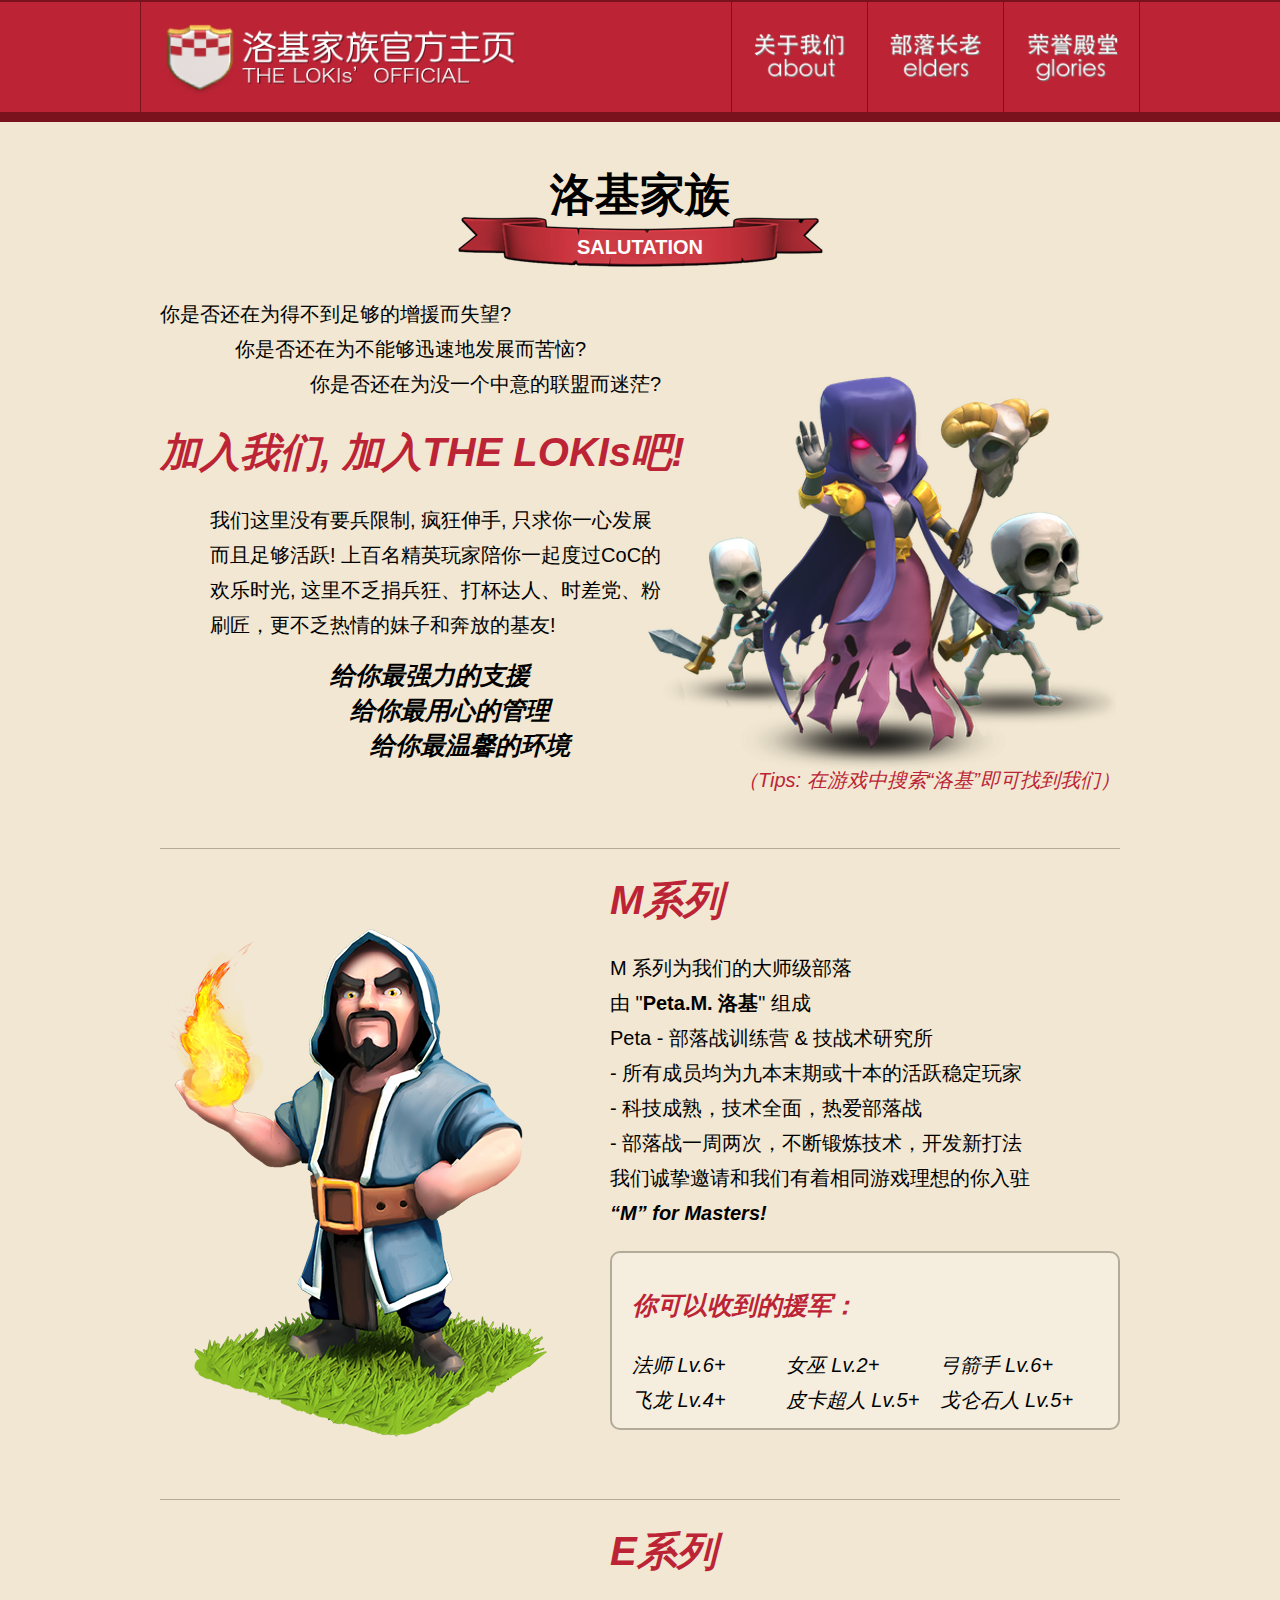
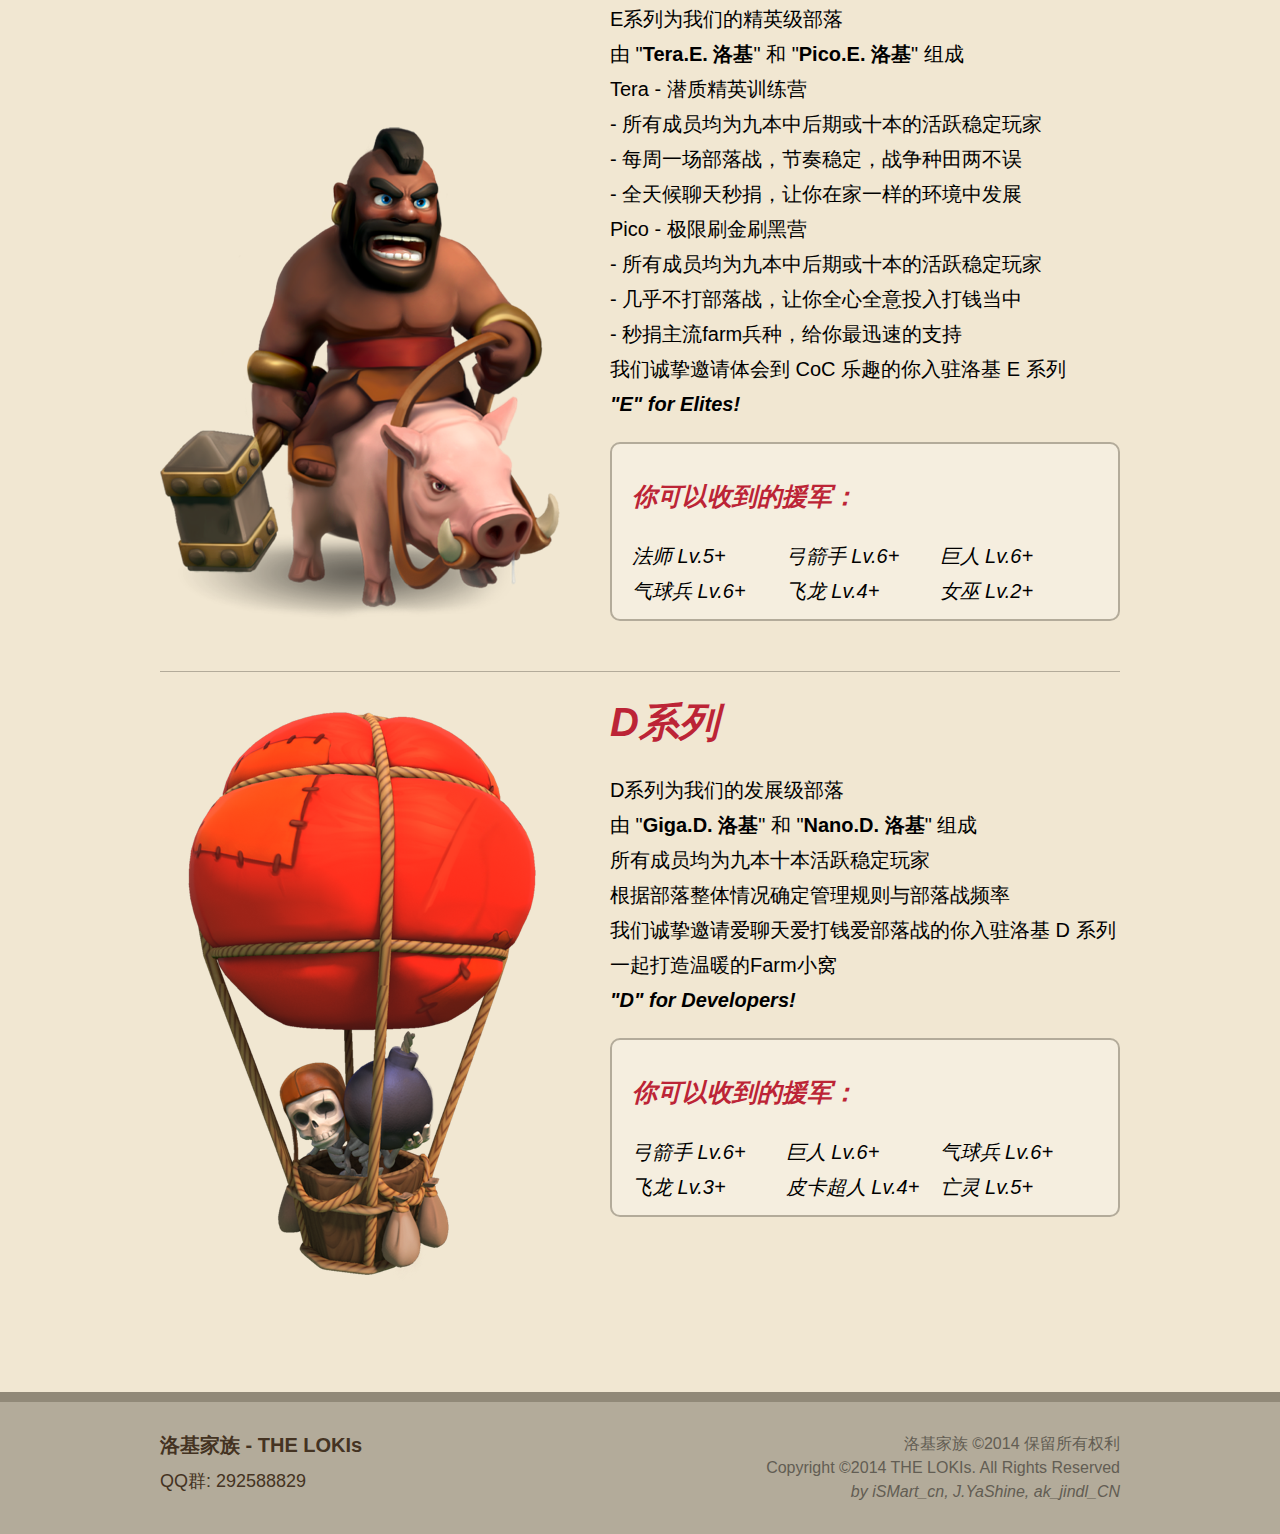
<file: index.html>
<!doctype html>
<html>
<head>
  <meta charset="UTF-8">
  <meta name="description" content="洛基家族官方主页，THE LOKIs' OFFICIAL">
  <meta name="keywords" content="CoC, Clash of Clans, 部落冲突, The Lokis, 洛基家族,">
  <meta name="author" content="iSMart_cn">
  <title>洛基家族官方主页 - THE LOKIs OFFICIAL</title>
  <link rel="Shortcut Icon" href="favicon.ico">
  <link rel="apple-touch-icon-precomposed" href="apple-touch-icon-precomposed.png">
  <link rel="stylesheet" href="style.css">
  <script src="jquery-3.1.0.min.js"></script>
  <style>
  .part1{
    background: url("images/witch.png") no-repeat right bottom;
    min-height: 450px;
  }
  .part2{
    background: url("images/wizard.png") no-repeat left bottom;
    border-top: 1px solid #b3ab9a;
    margin-top: 50px;
    padding-left: 450px;
    min-height: 600px;
  }
  .part3{
    background: url("images/hog_rider.png") no-repeat left bottom;
    border-top: 1px solid #b3ab9a;
    margin-top: 50px;
    padding-left: 450px;
    min-height: 550px;
  }
  .part4{
    background: url("images/balloon.png") no-repeat left bottom;
    border-top: 1px solid #b3ab9a;
    margin-top: 50px;
    padding-left: 450px;
    min-height: 620px;
  }
  </style>
</head>
<body>
  <header></header>
  <div class="main">
    <div class="container">
      <div class="contents">
        <article class="title">
          <section>洛基家族</section>
          <section class="subtitle">SALUTATION</section>
        </article>
        <article class="part1">
          <section class="intro">
            <span>你是否还在为得不到足够的增援而失望?</span><br>
            <span style="margin-left: 75px;">你是否还在为不能够迅速地发展而苦恼?</span><br>
            <span style="margin-left: 150px;">你是否还在为没一个中意的联盟而迷茫?</span>
          </section>
          <section class="brief">
            <h2>加入我们, 加入THE LOKIs吧!</h2>
            <div style="margin-left:50px;margin-right:450px;margin-bottom: 15px;">
              我们这里没有要兵限制, 疯狂伸手, 只求你一心发展而且足够活跃! 上百名精英玩家陪你一起度过CoC的欢乐时光, 这里不乏捐兵狂、打杯达人、时差党、粉刷匠，更不乏热情的妹子和奔放的基友!
            </div>
            <div style="font-weight:bold; font-size:25px; font-style:italic;">
              <span style="margin-left:170px">给你最强力的支援</span><br>
              <span style="margin-left:190px">给你最用心的管理</span><br>
              <span style="margin-left:210px">给你最温馨的环境</span>
            </div>
            <div class="tips" style="text-align:right;">（Tips: 在游戏中搜索“洛基”即可找到我们）</div>
          </section>
        </article>
        <article id="rankM" class="part2">
          <h2>M系列</h2>
          <section class="intro_clan">
            <p>
              M 系列为我们的大师级部落<br>
              由 "<strong>Peta.M. 洛基</strong>" 组成<br>
              Peta - 部落战训练营 & 技战术研究所<br>
                - 所有成员均为九本末期或十本的活跃稳定玩家<br>
                - 科技成熟，技术全面，热爱部落战<br>
                - 部落战一周两次，不断锻炼技术，开发新打法<br>
              我们诚挚邀请和我们有着相同游戏理想的你入驻<br>
              <span style="font-weight:bold; font-style:italic;">“M” for Masters!</span >
            </p>
            <section class="bubble">
              <h3>你可以收到的援军：</h3>
              <table width="100%">
                <tr>
                  <td width="33%">法师 Lv.6+</td>
                  <td width="33%">女巫 Lv.2+</td>
                  <td>弓箭手 Lv.6+</td>
                </tr>
                <tr>
                  <td>飞龙 Lv.4+</td>
                  <td>皮卡超人 Lv.5+</td>
                  <td>戈仑石人 Lv.5+</td>
                </tr>
              </table>
            </section>
          </section>
        </article>
        <article id="rankE" class="part3">
          <h2>E系列</h2>
          <section class="intro_clan">
            <p>
              E系列为我们的精英级部落<br>
              由 "<strong>Tera.E. 洛基</strong>" 和 "<strong>Pico.E. 洛基</strong>" 组成<br>
              Tera - 潜质精英训练营<br>
                - 所有成员均为九本中后期或十本的活跃稳定玩家<br>
                - 每周一场部落战，节奏稳定，战争种田两不误<br>
                - 全天候聊天秒捐，让你在家一样的环境中发展<br>
              Pico - 极限刷金刷黑营<br>
                - 所有成员均为九本中后期或十本的活跃稳定玩家<br>
                - 几乎不打部落战，让你全心全意投入打钱当中<br>
                - 秒捐主流farm兵种，给你最迅速的支持<br>
              我们诚挚邀请体会到 CoC 乐趣的你入驻洛基 E 系列<br>
              <span style="font-weight:bold; font-style:italic;">"E" for Elites!</span >
            </p>
            <section class="bubble">
              <h3>你可以收到的援军：</h3>
              <table width="100%">
                <tr>
                  <td width="33%">法师 Lv.5+</td>
                  <td width="33%">弓箭手 Lv.6+</td>
                  <td>巨人 Lv.6+</td>
                </tr>
                <tr>
                  <td>气球兵 Lv.6+</td>
                  <td>飞龙 Lv.4+</td>
                  <td>女巫 Lv.2+</td>
                </tr>
              </table>
            </section>
          </section>
        </article>
        <article id="rankD" class="part4">
          <h2>D系列</h2>
          <section class="intro_clan">
            <p>
              D系列为我们的发展级部落<br>
              由 "<strong>Giga.D. 洛基</strong>" 和 "<strong>Nano.D. 洛基</strong>" 组成<br>
              所有成员均为九本十本活跃稳定玩家<br>
              根据部落整体情况确定管理规则与部落战频率<br>
              我们诚挚邀请爱聊天爱打钱爱部落战的你入驻洛基 D 系列<br>
              一起打造温暖的Farm小窝<br>
              <span style="font-weight:bold; font-style:italic;">"D" for Developers!</span>
            </p>
            <section class="bubble">
              <h3>你可以收到的援军：</h3>
              <table width="100%">
                <tr>
                  <td width="33%">弓箭手 Lv.6+</td>
                  <td width="33%">巨人 Lv.6+</td>
                  <td>气球兵 Lv.6+</td>
                </tr>
                <tr>
                  <td>飞龙 Lv.3+</td>
                  <td>皮卡超人 Lv.4+</td>
                  <td>亡灵 Lv.5+</td>
                </tr>
              </table>
            </section>
          </section>
        </article>
      </div>
    </div>
  </div>
  <footer></footer>
  <script>
    $('header').load('header.html');
    $('footer').load('footer.html');
  </script>
</body>
</html>
</file>
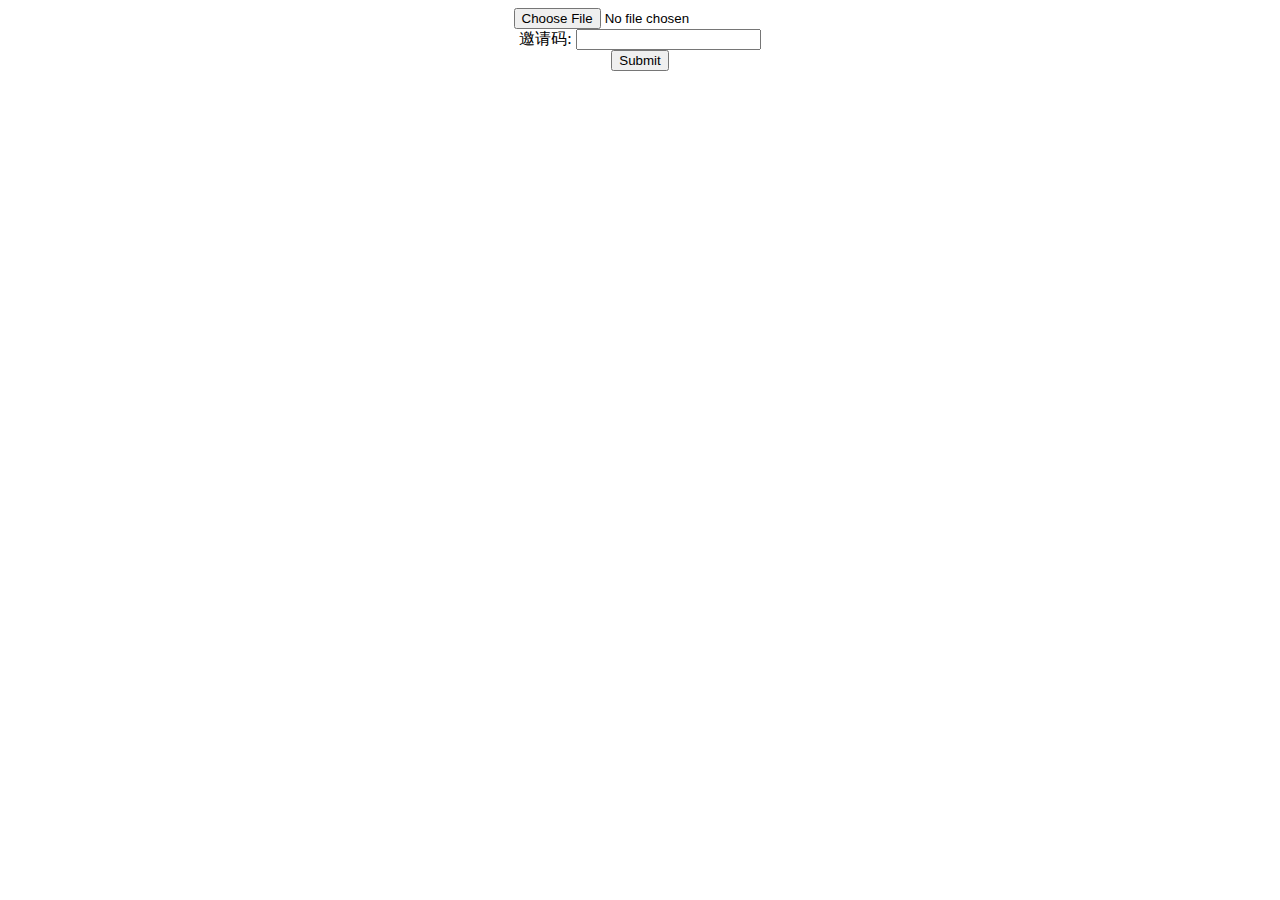
<file: clanwar/index.html>
<html>
<head>
	<meta charset="UTF-8">
	<title>Document</title>
	<style>
	.main {
		text-align: center;
	}
	</style>
</head>
<body>
	<div class="main">
		<form action="uploader.php" method="POST" enctype="multipart/form-data">
			<input id="file_to_upload" name="file_to_upload" type="file">
			<br>
			<label for="passcode">邀请码: </label>
			<input id="passcode" name="passcode" type="password">
			<br>
			<input type="submit">
		</form>
	</div>
</body>
</html>
</file>
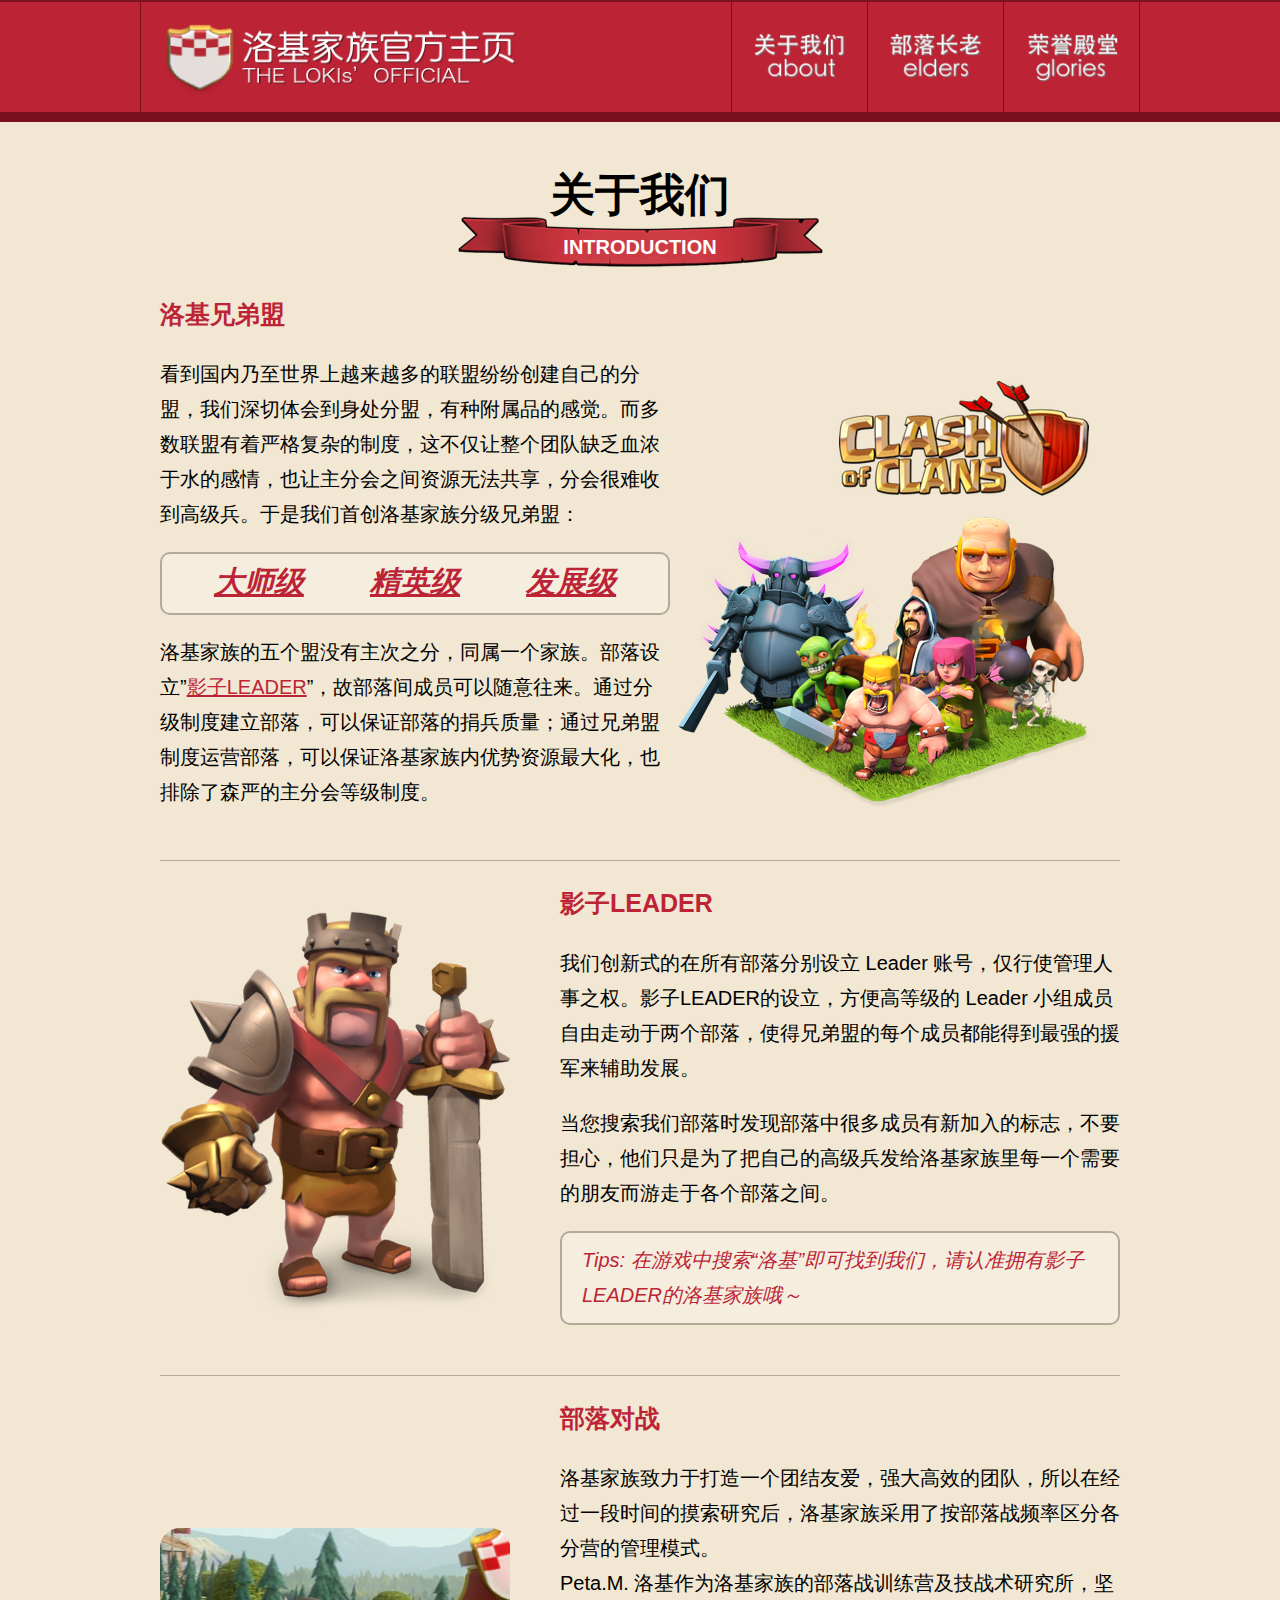
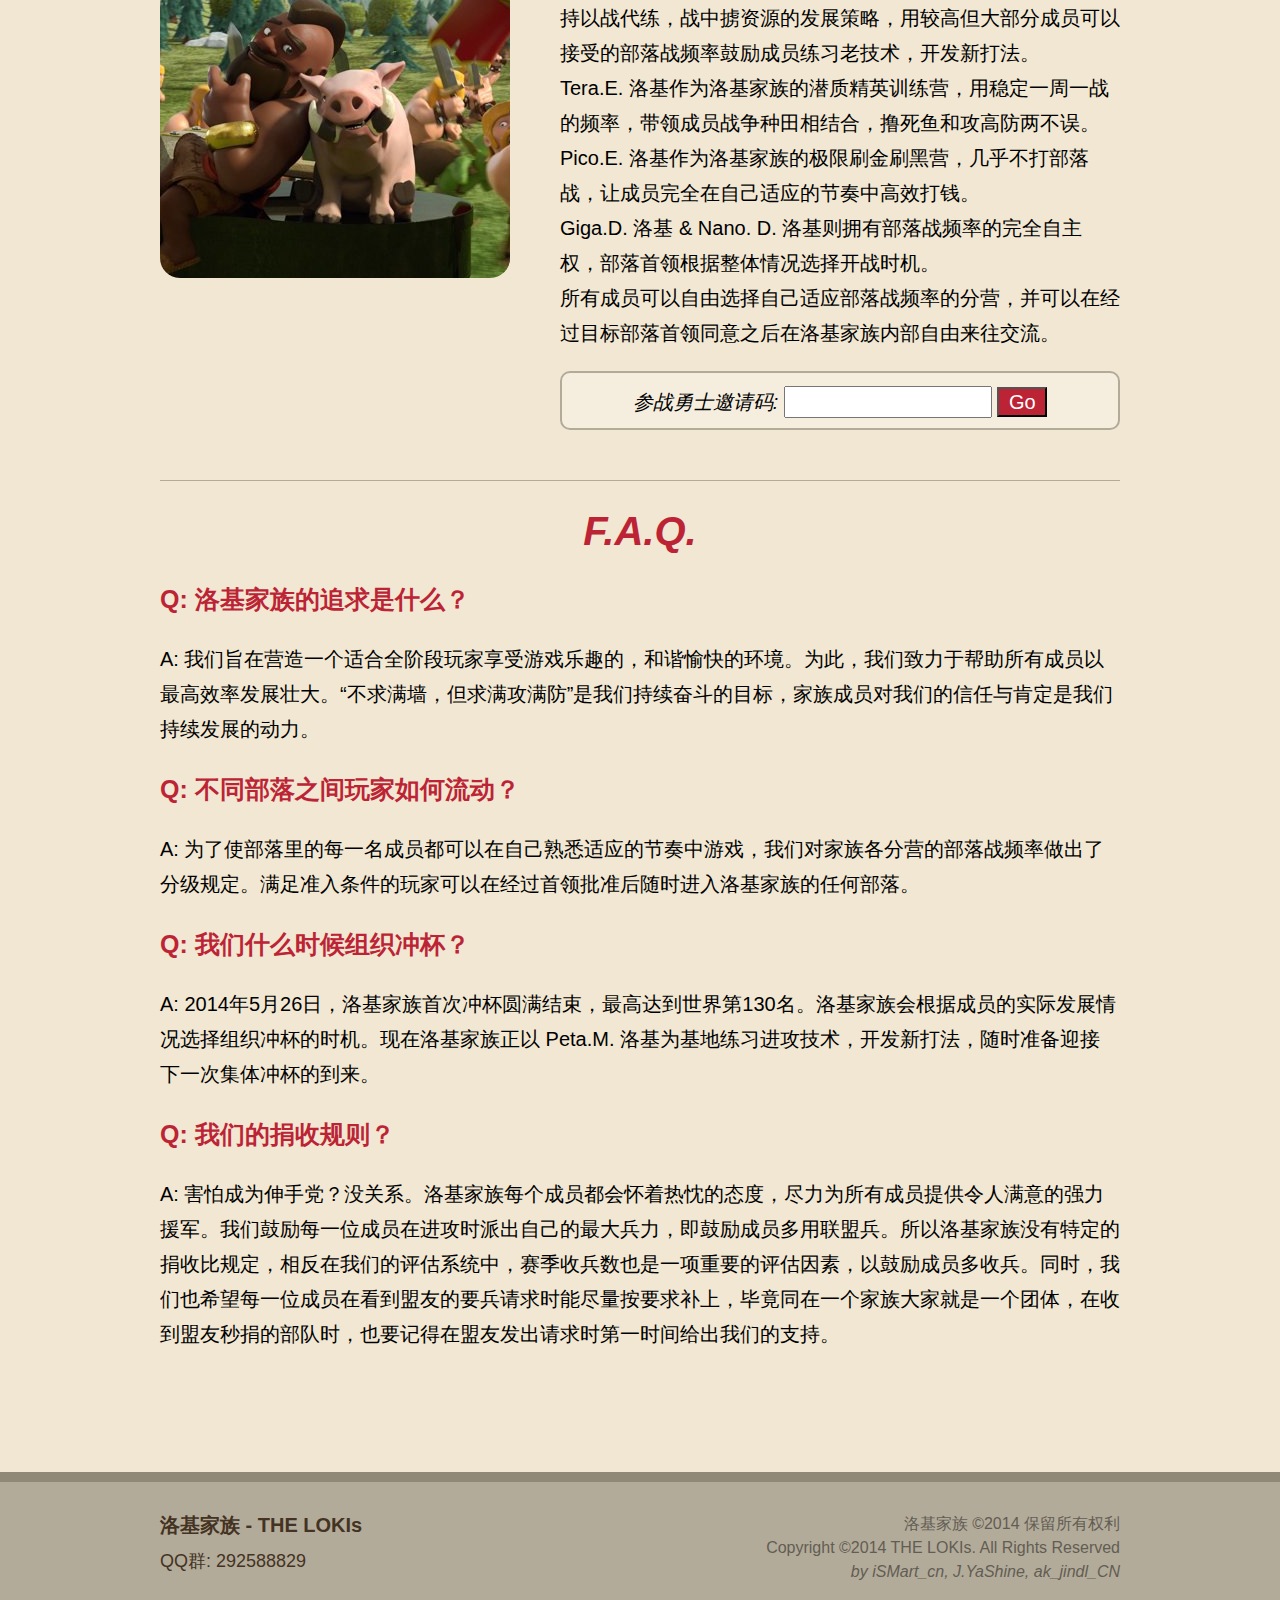
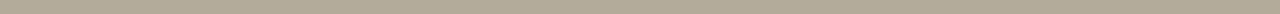
<file: about.html>
<!doctype html>
<html>
<head>
  <meta charset="UTF-8">
  <meta name="description" content="洛基家族官方主页，THE LOKIs' OFFICIAL">
  <meta name="keywords" content="COC, Clash of Clans, 部落冲突, The Lokis, 洛基家族,">
  <meta name="author" content="iSMart_cn">
  <title>洛基家族 - 关于我们</title>
  <link rel="Shortcut Icon" href="favicon.ico">
  <link rel="apple-touch-icon-precomposed" href="apple-touch-icon-precomposed.png">
  <link rel="stylesheet" href="style.css">
  <script src="jquery-3.1.0.min.js"></script>
  <style>
  .part1{
    background: url("images/family.png") no-repeat right bottom;
    padding-right: 450px;
    min-height: 450px;
  }
  .clanName{
    font-size: 30px;
    font-weight: bold;
  }
  .part2{
    background: url("images/king.png") no-repeat left bottom;
    border-top: 1px solid #b3ab9a;
    margin-top: 50px;
    padding-left: 400px;
    min-height: 450px;
  }
  .part3{
    background: url("images/attack.png") no-repeat left center;
    border-top: 1px solid #b3ab9a;
    margin-top: 50px;
    padding-left: 400px;
  }
  #passcode_form label,
  #passcode_form input{
    line-height: 26px;
    font-size: 20px;
    max-width: 200px;
    vertical-align: middle;
  }
  #passcode_form input[type=submit]{
    color: #FFF;
    font-size: 20px;
    line-height: 26px;
    background: #bc2436;
    -webkit-appearance:none;
    width: 50px;
    margin: 0;
    padding: 0;
  }
  .part4{
    border-top: 1px solid #b3ab9a;
    margin-top: 50px;
  }
  </style>
</head>
<body>
  <header></header>
  <div class="main">
    <div class="container">
      <div class="contents">
        <article class="title">
          <section>关于我们</section>
          <section class="subtitle">INTRODUCTION</section>
        </article>
        <article class="part1">
          <h3>洛基兄弟盟</h3>
          <p>
            看到国内乃至世界上越来越多的联盟纷纷创建自己的分盟，我们深切体会到身处分盟，有种附属品的感觉。而多数联盟有着严格复杂的制度，这不仅让整个团队缺乏血浓于水的感情，也让主分会之间资源无法共享，分会很难收到高级兵。于是我们首创洛基家族分级兄弟盟：
          </p>
          <div class="bubble">
            <table width="100%">
              <tr align="center">
                <td width="33%">
                  <span class="clanName"><a href="index.html#rankM">大师级</a></span>
                </td>
                <td>
                  <span class="clanName"><a href="index.html#rankE">精英级</a></span>
                </td>
                <td width="33%">
                  <span class="clanName"><a href="index.html#rankD">发展级</a></span>
                </td>
              </tr>
            </table>
          </div>
          <p>
            洛基家族的五个盟没有主次之分，同属一个家族。部落设立”<a href="#leader">影子LEADER</a>”，故部落间成员可以随意往来。通过分级制度建立部落，可以保证部落的捐兵质量；通过兄弟盟制度运营部落，可以保证洛基家族内优势资源最大化，也排除了森严的主分会等级制度。
          </p>
        </article>
        <article id="leader" class="part2">
          <h3>影子LEADER</h3>
          <p>我们创新式的在所有部落分别设立 Leader 账号，仅行使管理人事之权。影子LEADER的设立，方便高等级的 Leader 小组成员自由走动于两个部落，使得兄弟盟的每个成员都能得到最强的援军来辅助发展。</p>
          <p>当您搜索我们部落时发现部落中很多成员有新加入的标志，不要担心，他们只是为了把自己的高级兵发给洛基家族里每一个需要的朋友而游走于各个部落之间。</p>
          <section class="bubble tips">
            Tips: 在游戏中搜索“洛基”即可找到我们，请认准拥有影子LEADER的洛基家族哦～
          </section>
        </article>
        <article id="clanwar" class="part3">
          <h3>部落对战</h3>
          <p>洛基家族致力于打造一个团结友爱，强大高效的团队，所以在经过一段时间的摸索研究后，洛基家族采用了按部落战频率区分各分营的管理模式。<br>
Peta.M. 洛基作为洛基家族的部落战训练营及技战术研究所，坚持以战代练，战中掳资源的发展策略，用较高但大部分成员可以接受的部落战频率鼓励成员练习老技术，开发新打法。<br>
Tera.E. 洛基作为洛基家族的潜质精英训练营，用稳定一周一战的频率，带领成员战争种田相结合，撸死鱼和攻高防两不误。<br>
Pico.E. 洛基作为洛基家族的极限刷金刷黑营，几乎不打部落战，让成员完全在自己适应的节奏中高效打钱。<br>
Giga.D. 洛基 & Nano. D. 洛基则拥有部落战频率的完全自主权，部落首领根据整体情况选择开战时机。<br>
所有成员可以自由选择自己适应部落战频率的分营，并可以在经过目标部落首领同意之后在洛基家族内部自由来往交流。</p>
          <section class="bubble" style="text-align:center;">
            <form id="passcode_form" action="clanwar.html" method="post">
            <label for="passcode">参战勇士邀请码: </label>
            <input id="passcode" name="passcode" type="password">
            <input type="submit" value="Go">
            </form>
          </section>
        </article>
        <article class="part4">
          <h2 style="text-align:center;">F.A.Q.</h2>
          <section>
            <h3>Q: 洛基家族的追求是什么？</h3>
            <p>A: 我们旨在营造一个适合全阶段玩家享受游戏乐趣的，和谐愉快的环境。为此，我们致力于帮助所有成员以最高效率发展壮大。“不求满墙，但求满攻满防”是我们持续奋斗的目标，家族成员对我们的信任与肯定是我们持续发展的动力。</p>
          </section>
          <section>
            <h3>Q: 不同部落之间玩家如何流动？</h3>
            <p>A: 为了使部落里的每一名成员都可以在自己熟悉适应的节奏中游戏，我们对家族各分营的部落战频率做出了分级规定。满足准入条件的玩家可以在经过首领批准后随时进入洛基家族的任何部落。</p>
          </section>
          <section>
            <h3>Q: 我们什么时候组织冲杯？</h3>
            <p>A: 2014年5月26日，洛基家族首次冲杯圆满结束，最高达到世界第130名。洛基家族会根据成员的实际发展情况选择组织冲杯的时机。现在洛基家族正以 Peta.M. 洛基为基地练习进攻技术，开发新打法，随时准备迎接下一次集体冲杯的到来。</p>
          </section>
          <section>
            <h3>Q: 我们的捐收规则？</h3>
            <p>A: 害怕成为伸手党？没关系。洛基家族每个成员都会怀着热忱的态度，尽力为所有成员提供令人满意的强力援军。我们鼓励每一位成员在进攻时派出自己的最大兵力，即鼓励成员多用联盟兵。所以洛基家族没有特定的捐收比规定，相反在我们的评估系统中，赛季收兵数也是一项重要的评估因素，以鼓励成员多收兵。同时，我们也希望每一位成员在看到盟友的要兵请求时能尽量按要求补上，毕竟同在一个家族大家就是一个团体，在收到盟友秒捐的部队时，也要记得在盟友发出请求时第一时间给出我们的支持。</p>
          </section>
        </article>
      </div>
    </div>
  </div>
  <footer></footer>
  <script>
    $('header').load('header.html');
    $('footer').load('footer.html');
  </script>
</body>
</html>
</file>
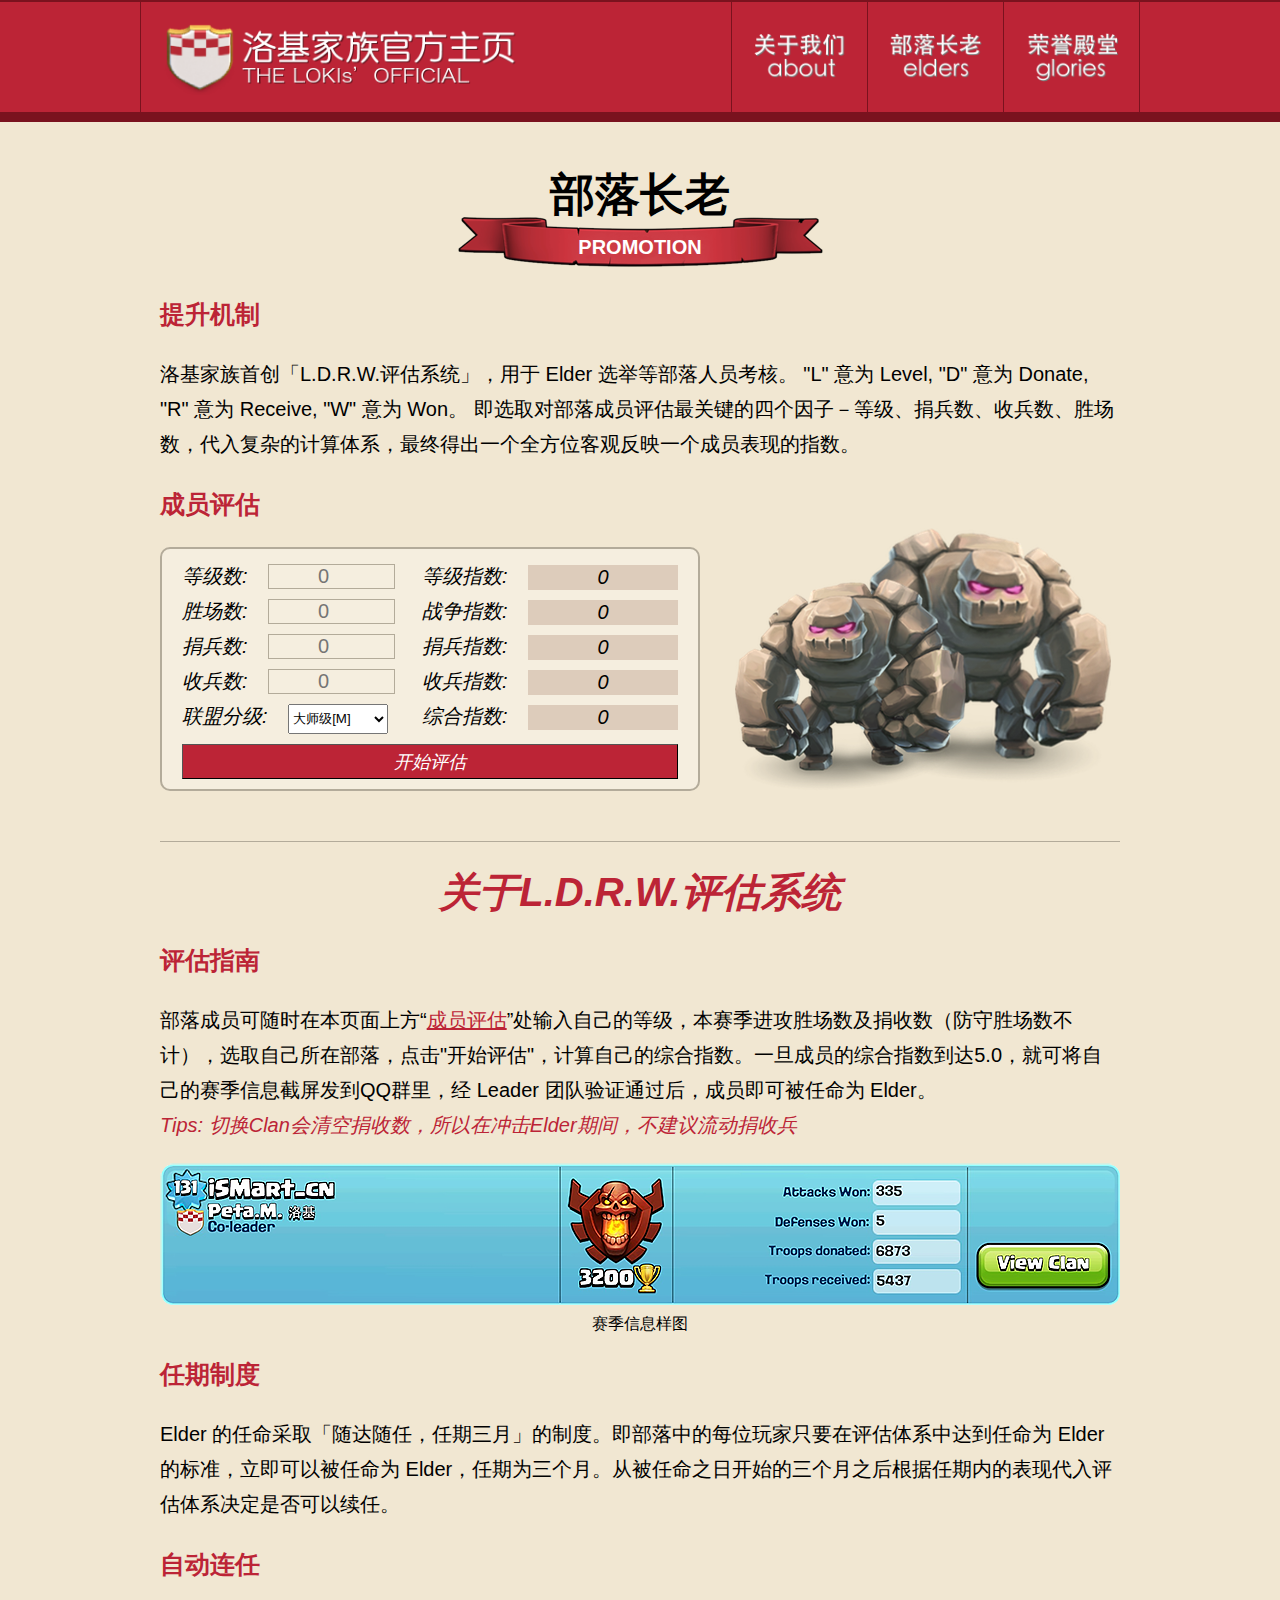
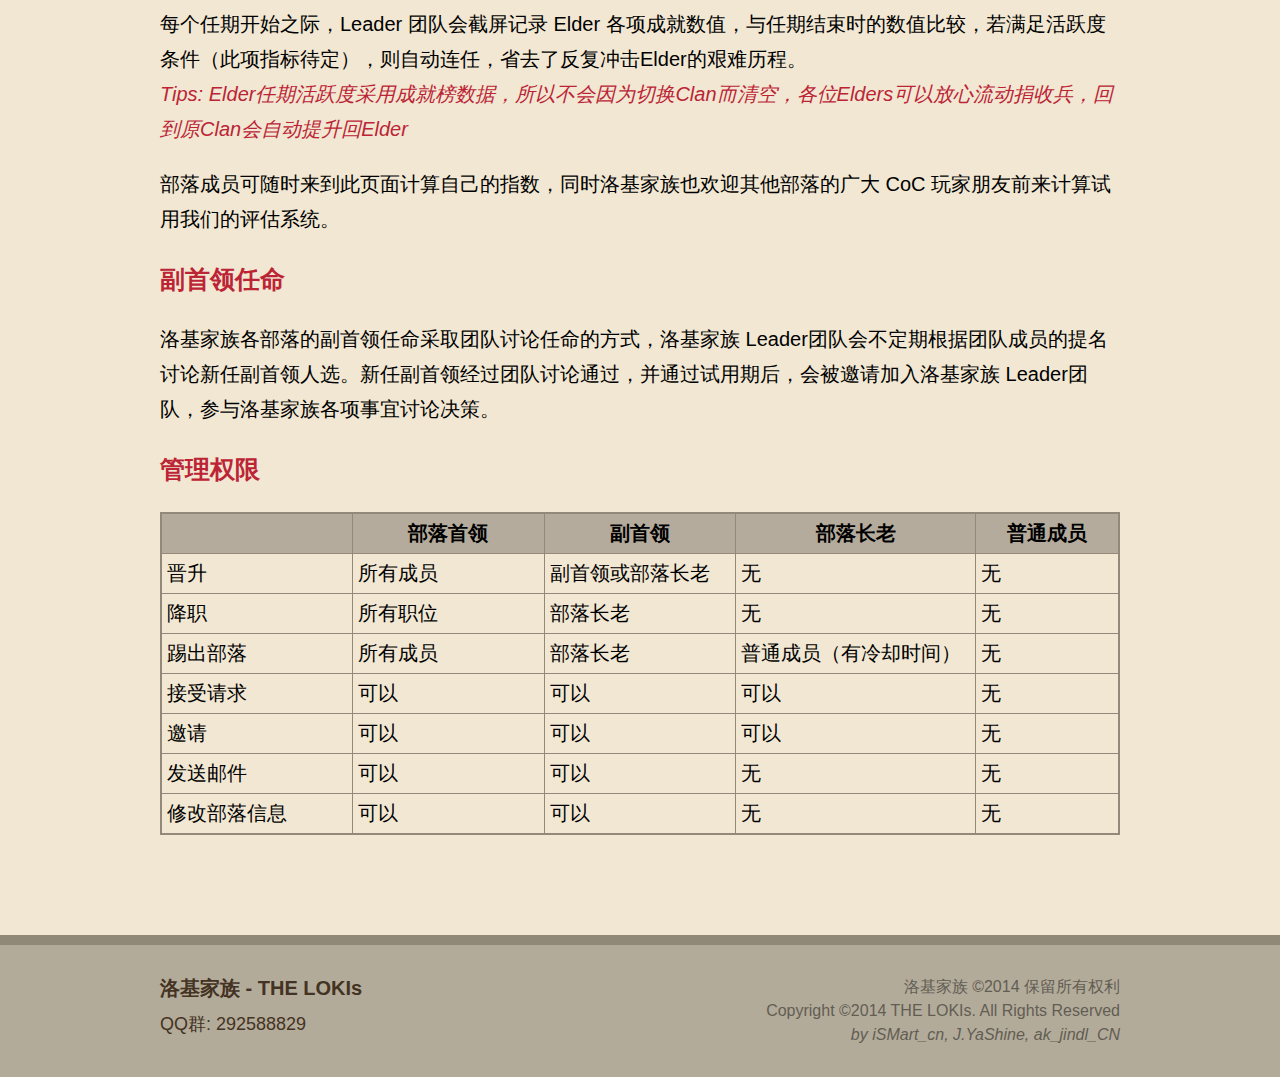
<file: elders.html>
<!doctype html>
<html>
<head>
  <meta charset="UTF-8">
  <meta name="description" content="洛基家族官方主页，THE LOKIs' OFFICIAL">
  <meta name="keywords" content="COC, Clash of Clans, 部落冲突, The Lokis, 洛基家族,">
  <meta name="author" content="iSMart_cn">
  <title>洛基家族 - 部落长老</title>
  <link rel="Shortcut Icon" href="favicon.ico">
  <link rel="apple-touch-icon-precomposed" href="apple-touch-icon-precomposed.png">
  <link rel="stylesheet" href="style.css">
  <style type="text/css">
    label{
      margin: 0;
      padding: 0;
    }
    input[type="number"]{
      margin: 0;
      padding: 0;
      margin-left: 20px;
      outline: none;
      font-size: 20px;
      width: 125px;
      background: none;
      border: 1px solid #b3ab9a;
      text-align: center;
    }
    input[type=submit]{
      color: #FFF;
      font-size: 18px;
      font-style: italic;
      width: 100%;
      height: 35px;
      margin: 0;
      padding: 0;
      display: block;
      background-color: #bc2436;
      border-width: 1px;
      -webkit-appearance: none;
    }
    input[type=submit]:hover{
      color: #FBB;
    }
    input[type=submit]:active{
      color: #bc2436;
      background-color: #D66;
    }
    select{
      height:30px;
      width:100px;
      padding: 0;
      margin:0;
    }
    .part1{
      min-height: 300px;
    }
    #evaluator{
      background: url("images/golem.png") no-repeat right bottom;
      padding-right: 420px;
      min-height: 260px;
    }
    .indices{
      background: #DCB;
      text-align: center;
      vertical-align: middle;
      display: inline-block;
      width: 150px;
      line-height: 25px;
      overflow: hidden;
      text-overflow: ellipsis;
    }
    .part2{
      border-top: 1px solid #b3ab9a;
      margin-top: 50px;
    }
    .privileges{
      border: 2px solid #92897A;
    }
    .privileges td{
      border: 1px solid #92897A;
      padding: 2px 5px;
    }
    .privileges th{
      border: 1px solid #92897A;
      padding: 2px 5px;
      background-color:#B4AB9C;
      font-weight:bold;
    }
    .privileges tr:hover {
      background-color: #FDB;
    }
  </style>
</head>
<body>
<header>
  <div class="container">
  <nav>
    <ul>
      <li><a href="index.html" class="home">首页</a></li>
      <li><a href="about.html" class="about">关于我们</a></li>
      <li><a href="elders.html" class="elders">部落长老</a></li>
      <li><a href="glories.html" class="glories">荣誉殿堂</a></li>
    </ul>
  </nav>
</div>
<div class="container">
  <nav>
    <ul>
      <li><a href="index.html" class="home">首页</a></li>
      <li><a href="about.html" class="about">关于我们</a></li>
      <li><a href="elders.html" class="elders">部落长老</a></li>
      <li><a href="glories.html" class="glories">荣誉殿堂</a></li>
    </ul>
  </nav>
</div>
</header>
<div class="main">
<div class="container">
  <div class="contents">
    <article class="title">
      <section>部落长老</section>
      <section class="subtitle">PROMOTION</section>
    </article>
    <article id="brief" class="part1">
      <section>
        <h3>提升机制</h3>
        <p>
          洛基家族首创「L.D.R.W.评估系统」，用于 Elder 选举等部落人员考核。
          "L" 意为 Level, "D" 意为 Donate, "R" 意为 Receive, "W" 意为 Won。
          即选取对部落成员评估最关键的四个因子－等级、捐兵数、收兵数、胜场数，代入复杂的计算体系，最终得出一个全方位客观反映一个成员表现的指数。
        </p>
      </section>
      <section id="evaluator">
        <h3>成员评估</h3>
        <div class="bubble">
        <form name="evaluator_form" id="evaluator_form" onsubmit="renderElderIndex(); return false;">
          <table width="100%">
            <tr>
              <td width="240">
                <label for="level">等级数:</label><input id="level" name="level" class="params" type="number" min="0" placeholder="0"><br>
                <label for="wins">胜场数:</label><input id="wins" name="wins" class="params" type="number" min="0" placeholder="0"><br>
                <label for="donate">捐兵数:</label><input id="donate" name="donate" class="params" type="number" min="0" placeholder="0"><br>
                <label for="receive">收兵数:</label><input id="receive" name="receive" class="params" type="number" min="0" placeholder="0"><br>
                <label style="margin-right:15px;">联盟分级:</label>
                <select name="clan" id="clan">
                  <option value="master" selected>大师级[M]</option>
                  <option value="elite">精英级[E]</option>
                  <option value="develop">发展级[D]</option>
                </select>
              </td>
              <td>
                <label>等级指数:</label><br>
                <label>战争指数:</label><br>
                <label>捐兵指数:</label><br>
                <label>收兵指数:</label><br>
                <label>综合指数:</label>
              </td>
              <td width="150">
                <span class="indices" id="indLevel">0</span><br>
                <span class="indices" id="indWins">0</span><br>
                <span class="indices" id="indDonate">0</span><br>
                <span class="indices" id="indReceive">0</span><br>
                <span class="indices" id="indFinal">0</span>
              </td>
            </tr>
            <tr>
              <td colspan="3">
                <input type="submit" style="margin-top:10px;" value="开始评估">
              </td>
            </tr>
          </table>
        </form>
        </div>
      </section>
    </article>
    <article class="part2">
      <section>
        <h2 style="text-align:center">关于L.D.R.W.评估系统</h2>
        <h3>评估指南</h3>
        <p>部落成员可随时在本页面上方“<a href="#evaluator">成员评估</a>”处输入自己的等级，本赛季进攻胜场数及捐收数（防守胜场数不计），选取自己所在部落，点击"开始评估"，计算自己的综合指数。一旦成员的综合指数到达5.0，就可将自己的赛季信息截屏发到QQ群里，经 Leader 团队验证通过后，成员即可被任命为 Elder。
          <br><span class="tips">Tips: 切换Clan会清空捐收数，所以在冲击Elder期间，不建议流动捐收兵</span></p>
        <p style="text-align: center;">
          <img id="profile_sample" src="images/profile_sample.png" alt="profile page">
          <label for="profile_sample" class="img_title">赛季信息样图</label>
        </p>
        <h3>任期制度</h3>
        <p>Elder 的任命采取「随达随任，任期三月」的制度。即部落中的每位玩家只要在评估体系中达到任命为 Elder 的标准，立即可以被任命为 Elder，任期为三个月。从被任命之日开始的三个月之后根据任期内的表现代入评估体系决定是否可以续任。</p>
        <h3>自动连任</h3>
        <p>每个任期开始之际，Leader 团队会截屏记录 Elder 各项成就数值，与任期结束时的数值比较，若满足活跃度条件（此项指标待定），则自动连任，省去了反复冲击Elder的艰难历程。
          <br><span class="tips">Tips: Elder任期活跃度采用成就榜数据，所以不会因为切换Clan而清空，各位Elders可以放心流动捐收兵，回到原Clan会自动提升回Elder</span></p>
        <p>部落成员可随时来到此页面计算自己的指数，同时洛基家族也欢迎其他部落的广大 CoC 玩家朋友前来计算试用我们的评估系统。</p>
        <h3>副首领任命</h3>
        <p>洛基家族各部落的副首领任命采取团队讨论任命的方式，洛基家族 Leader团队会不定期根据团队成员的提名讨论新任副首领人选。新任副首领经过团队讨论通过，并通过试用期后，会被邀请加入洛基家族 Leader团队，参与洛基家族各项事宜讨论决策。</p>
        <h3>管理权限</h3>
        <table width="100%" class="privileges">
          <tr>
            <th width="20%">&nbsp;</th>
            <th width="20%">部落首领</th>
            <th width="20%">副首领</th>
            <th width="25%">部落长老</th>
            <th width="15%">普通成员</th>
          </tr>
          <tr>
            <td>晋升</td>
            <td>所有成员</td>
            <td>副首领或部落长老</td>
            <td>无</td>
            <td>无</td>
          </tr>
          <tr>
            <td>降职</td>
            <td>所有职位</td>
            <td>部落长老</td>
            <td>无</td>
            <td>无</td>
          </tr>
          <tr>
            <td>踢出部落</td>
            <td>所有成员</td>
            <td>部落长老</td>
            <td>普通成员（有冷却时间）</td>
            <td>无</td>
          </tr>
          <tr>
            <td>接受请求</td>
            <td>可以</td>
            <td>可以</td>
            <td>可以</td>
            <td>无</td>
          </tr>
          <tr>
            <td>邀请</td>
            <td>可以</td>
            <td>可以</td>
            <td>可以</td>
            <td>无</td>
          </tr>
          <tr>
            <td>发送邮件</td>
            <td>可以</td>
            <td>可以</td>
            <td>无</td>
            <td>无</td>
          </tr>
          <tr>
            <td>修改部落信息</td>
            <td>可以</td>
            <td>可以</td>
            <td>无</td>
            <td>无</td>
          </tr>
        </table>
      </section>
    </article>
  </div>
</div>
</div>
<footer>
  <div class="container">
  <div class="footer_contents">
    <table width="100%">
      <tr>
        <td width="300" style="color:#432;">
          <span style="font-weight:bold; font-size:20px;">洛基家族 - THE LOKIs</span><br>
          <div style="font-size:18px;margin-top: 10px;">QQ群: 292588829</div>
        </td>
        <td style="text-align: right; line-height: 1.5em;">
          <div style="color: #625d53;">
             洛基家族 ©2014 保留所有权利<br>
            Copyright ©2014 THE LOKIs. All Rights Reserved<br>
            <span style="font-style:italic">by iSMart_cn, J.YaShine, ak_jindl_CN</span>
          </div>
        </td>
      </tr>
    </table>
  </div>
</div>
</footer>
<script src="evaluator.js"></script>
<script>
function get_form_data(form_id){
  var data = {};
  var form = document.getElementById(form_id);
  var fields = form.elements;
  for (i = 0; i < fields.length; i++){
    var obj = fields[i];
    if (obj.name.length == 0) continue;
    if (obj.type == 'text' || obj.type == 'number' ||
        obj.type == 'hidden' || (obj.type == 'radio' && obj.checked)) {
       data[obj.name] = obj.value;
    }
    else if (obj.type == 'select-one') {
      data[obj.name] = obj.options[obj.selectedIndex].value;
    }
  }
  return data;
}

function renderElderIndex(){
  data = get_form_data('evaluator_form');
  var indices = calcElderIndex(data);
  for (indName in indices){
    indValue = indices[indName];
    indElement = document.getElementById(indName);
    indElement.innerHTML = indValue;
    COLOR_MAP = {
      0: "#DDCCBB",
      1: "#12B0F6",
      2: "#3DFFD4",
      3: "#00FF07",
      4: "#FFBA00",
      default: "#FF415B",
    };
    color = Math.floor(indValue);
    indElement.style.backgroundColor = (color > 4) ? COLOR_MAP.default : COLOR_MAP[color];
  }
}
</script>
</body>
</html>
</file>
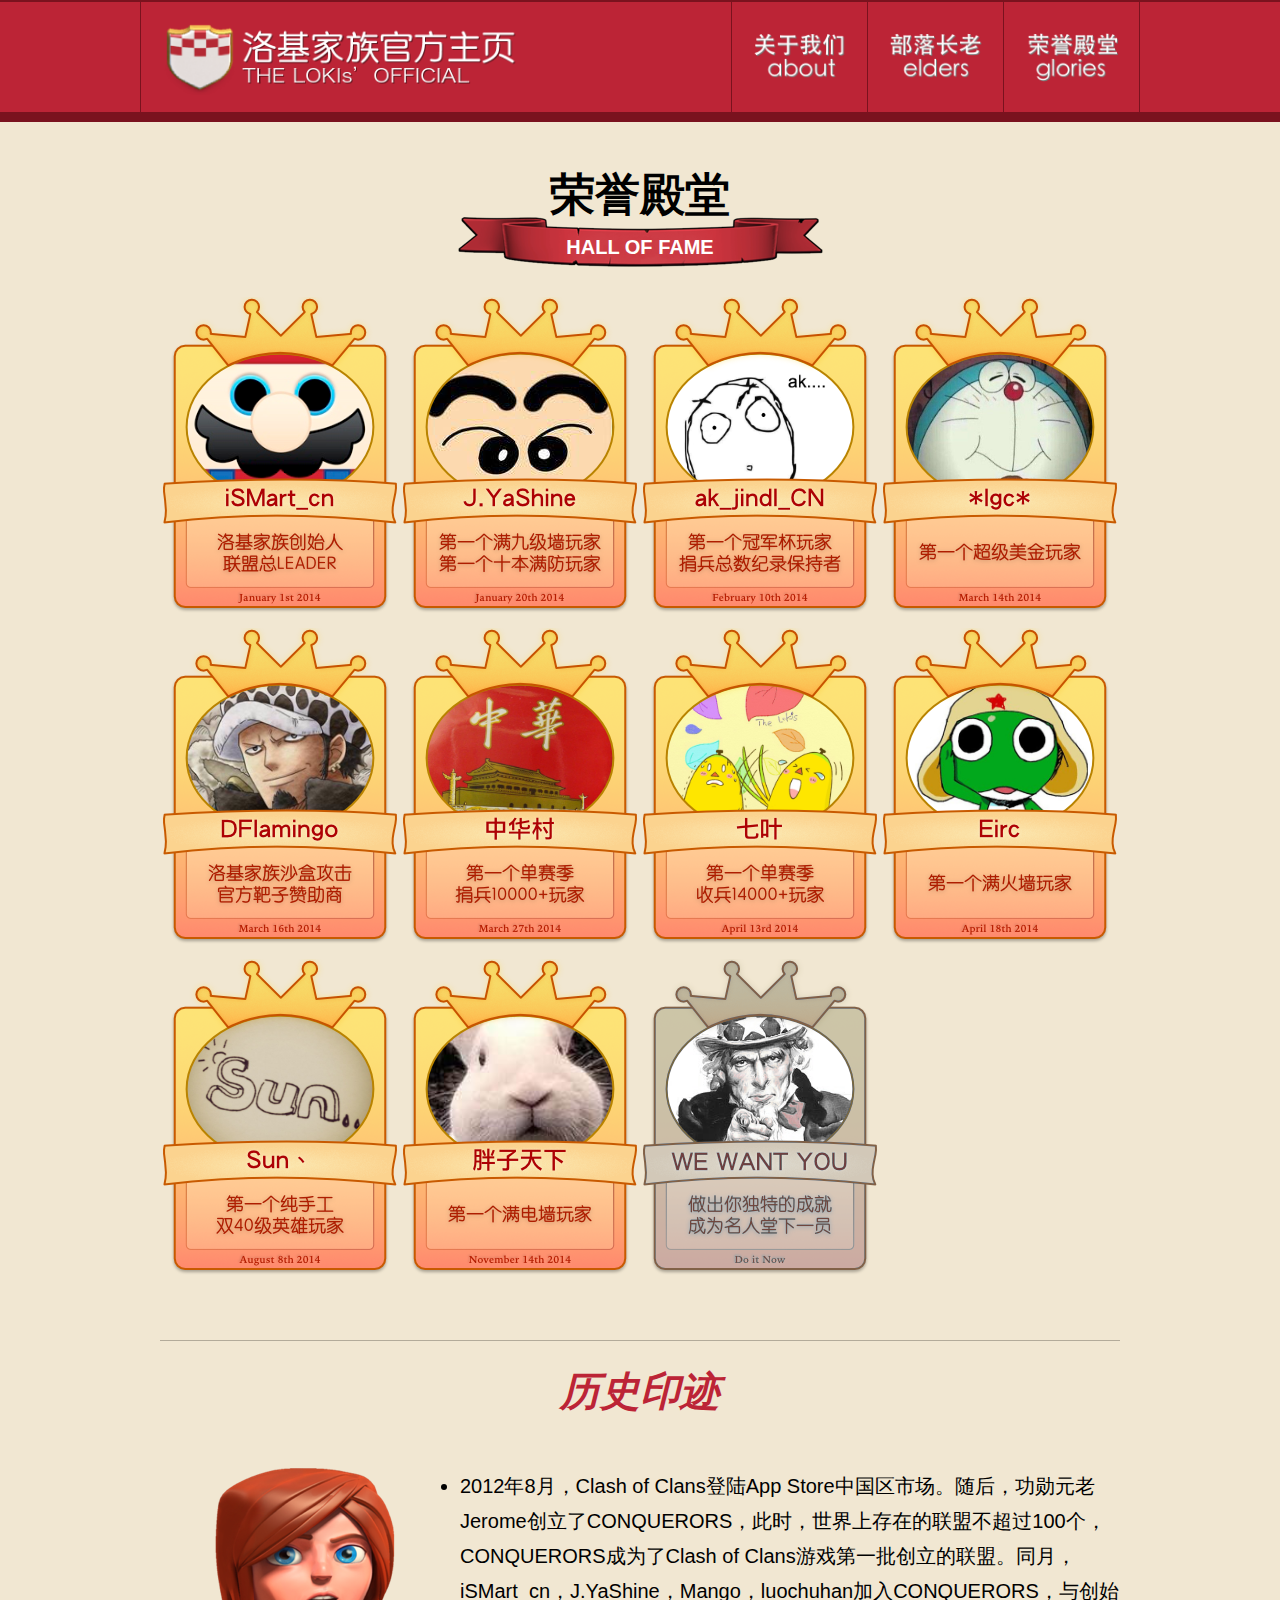
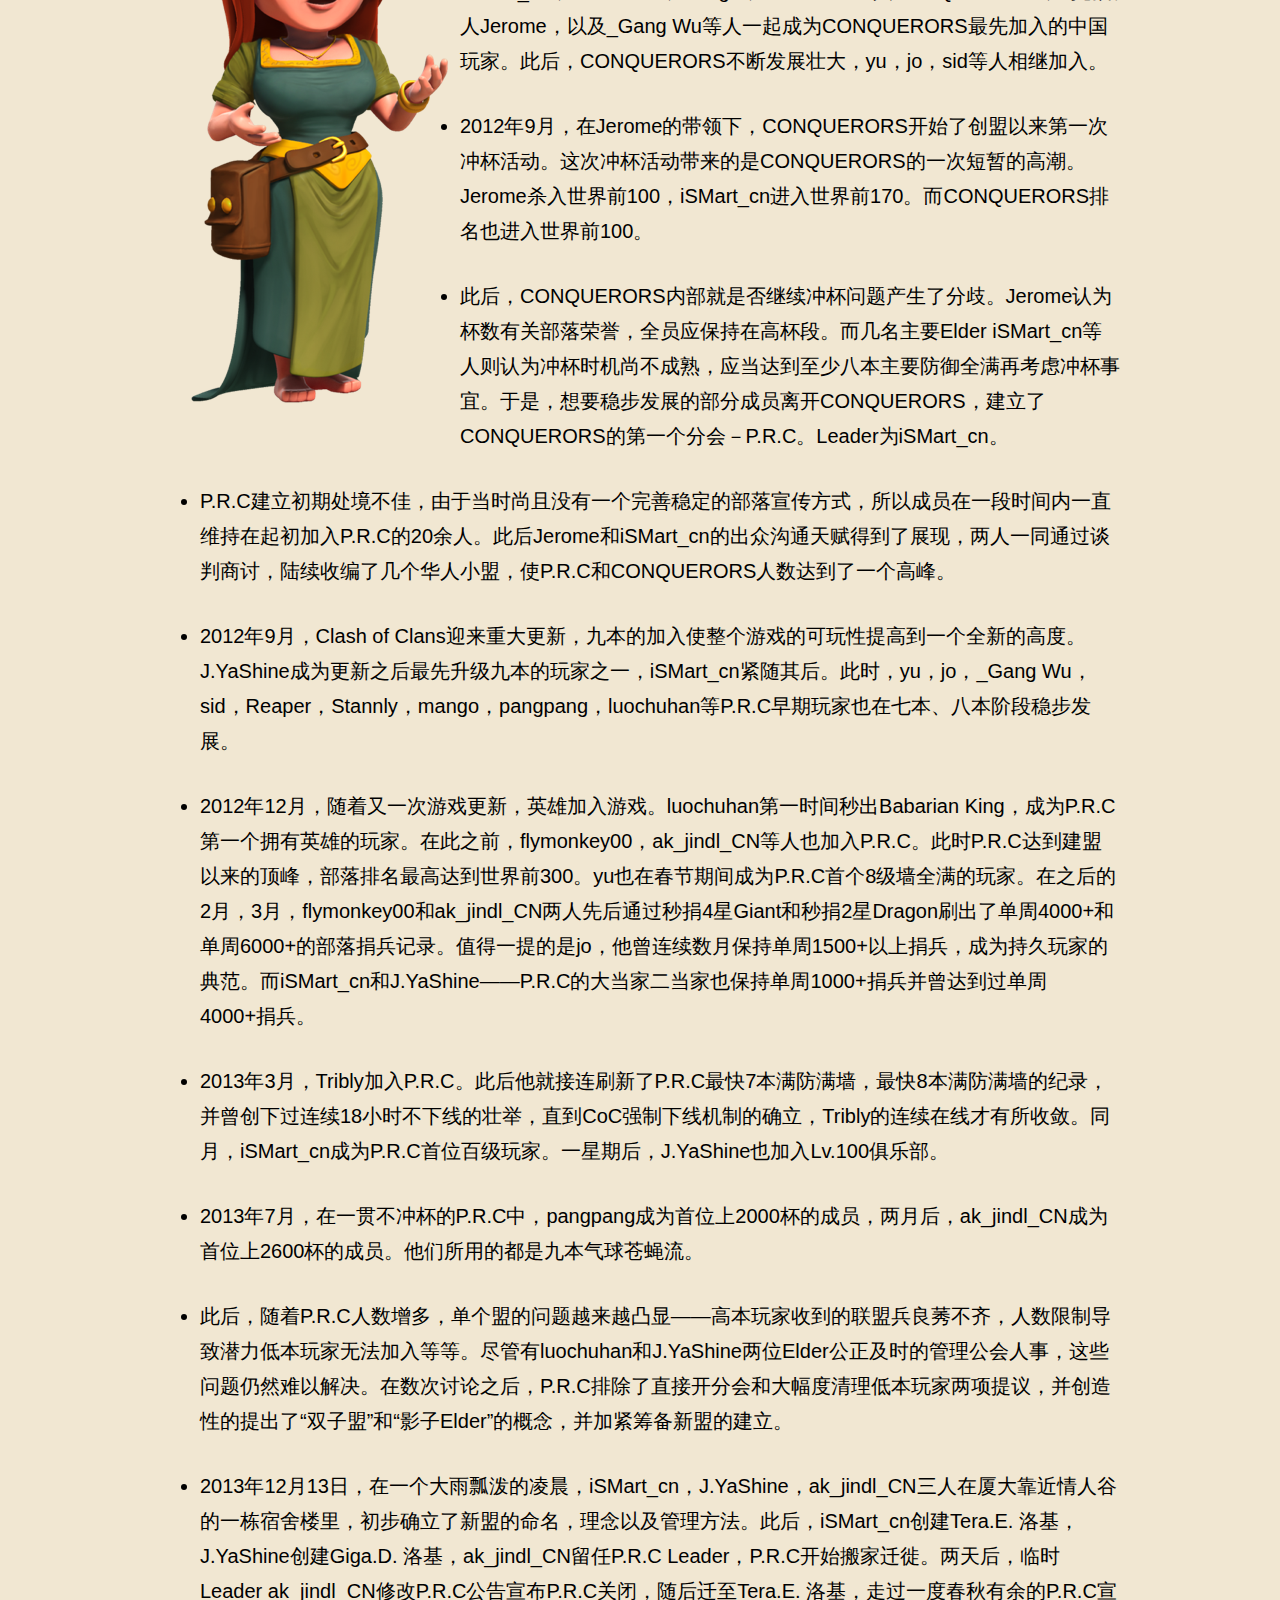
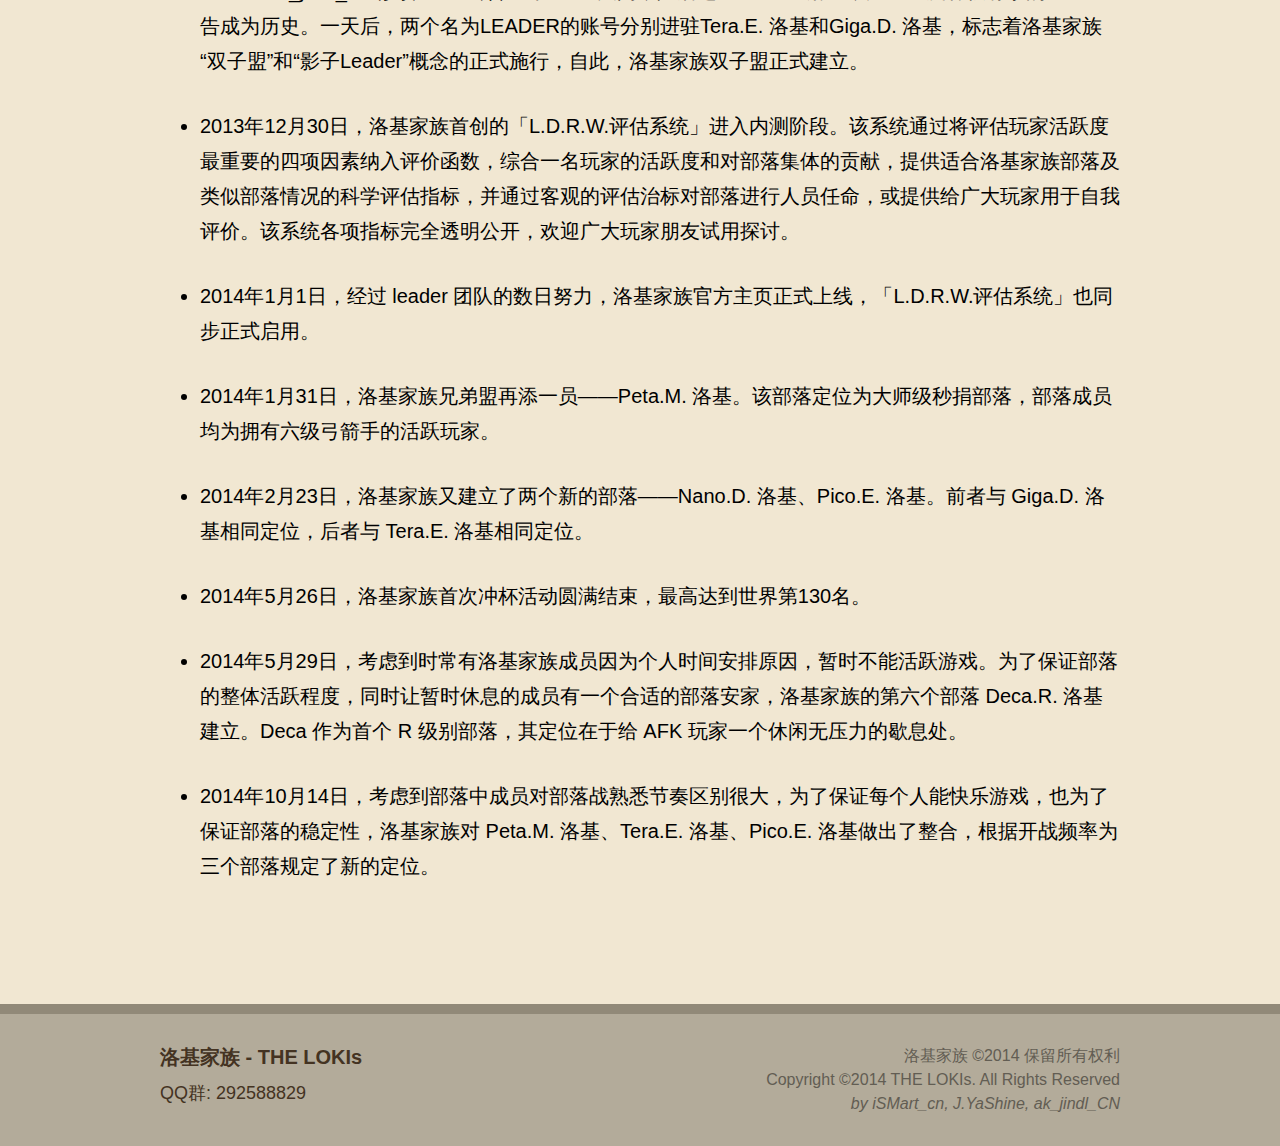
<file: glories.html>
<!doctype html>
<html>
<head>
  <meta charset="UTF-8">
  <meta name="description" content="洛基家族官方主页，THE LOKIs' OFFICIAL">
  <meta name="keywords" content="COC, Clash of Clans, 部落冲突, The Lokis, 洛基家族,">
  <meta name="author" content="iSMart_cn">
  <title>洛基家族 - 荣誉殿堂</title>
  <link rel="Shortcut Icon" href="favicon.ico">
  <link rel="apple-touch-icon-precomposed" href="apple-touch-icon-precomposed.png">
  <link rel="stylesheet" href="style.css">
  <script src="jquery-3.1.0.min.js"></script>
  <style>
  .tutor{
    background: url("images/tutor.png") no-repeat left top;
    float: left;
    width: 300px;
    height: 580px;
  }
  .part1 .fame_board td{
    width: 240px;
    height: 320px;
    text-align: center;
    vertical-align: middle;
  }
  .part2{
    border-top: 1px solid #b3ab9a;
    margin-top: 50px;
  }
  .part2 ul{
    margin-top: 3em;
  }
  .part2 li{
    margin-top: 1.5em;
  }
  </style>
</head>
<body>
  <header></header>
  <div class="main">
    <div class="container">
      <div class="contents">
        <article class="title">
          <section>荣誉殿堂</section>
          <section class="subtitle">HALL OF FAME</section>
        </article>
        </article>
        <article class="part1">
          <table class="fame_board" width="100%">
            <tr>
              <td><img src="famecards/ismart_cn.png"></td>
              <td><img src="famecards/j_yashine.png"></td>
              <td><img src="famecards/ak_jindl_cn.png"></td>
              <td><img src="famecards/lgc.png"></td>
            </tr>
            <tr>
              <td><img src="famecards/dflamingo.png"></td>
              <td><img src="famecards/zhonghuacun.png"></td>
              <td><img src="famecards/qiye.png"></td>
              <td><img src="famecards/eirc.png"></td>
            </tr>
            <tr>
              <td><img src="famecards/sun.png"></td>
              <td><img src="famecards/pangzitianxia.png"></td>
              <td><img src="famecards/quests/unique.png"></td>
              <td></td>
              <td></td>
            </tr>
          </table>
        </article>
        <article class="part2">
          <h2 style="text-align:center;">历史印迹</h2>
          <div class="tutor"></div>
          <ul>
            <li>2012年8月，Clash of Clans登陆App Store中国区市场。随后，功勋元老Jerome创立了CONQUERORS，此时，世界上存在的联盟不超过100个，CONQUERORS成为了Clash of Clans游戏第一批创立的联盟。同月，iSMart_cn，J.YaShine，Mango，luochuhan加入CONQUERORS，与创始人Jerome，以及_Gang Wu等人一起成为CONQUERORS最先加入的中国玩家。此后，CONQUERORS不断发展壮大，yu，jo，sid等人相继加入。</li>
            <li>2012年9月，在Jerome的带领下，CONQUERORS开始了创盟以来第一次冲杯活动。这次冲杯活动带来的是CONQUERORS的一次短暂的高潮。Jerome杀入世界前100，iSMart_cn进入世界前170。而CONQUERORS排名也进入世界前100。</li>
            <li>此后，CONQUERORS内部就是否继续冲杯问题产生了分歧。Jerome认为杯数有关部落荣誉，全员应保持在高杯段。而几名主要Elder iSMart_cn等人则认为冲杯时机尚不成熟，应当达到至少八本主要防御全满再考虑冲杯事宜。于是，想要稳步发展的部分成员离开CONQUERORS，建立了CONQUERORS的第一个分会－P.R.C。Leader为iSMart_cn。</li>
            <li>P.R.C建立初期处境不佳，由于当时尚且没有一个完善稳定的部落宣传方式，所以成员在一段时间内一直维持在起初加入P.R.C的20余人。此后Jerome和iSMart_cn的出众沟通天赋得到了展现，两人一同通过谈判商讨，陆续收编了几个华人小盟，使P.R.C和CONQUERORS人数达到了一个高峰。</li>
            <li>2012年9月，Clash of Clans迎来重大更新，九本的加入使整个游戏的可玩性提高到一个全新的高度。J.YaShine成为更新之后最先升级九本的玩家之一，iSMart_cn紧随其后。此时，yu，jo，_Gang Wu，sid，Reaper，Stannly，mango，pangpang，luochuhan等P.R.C早期玩家也在七本、八本阶段稳步发展。</li>
            <li>2012年12月，随着又一次游戏更新，英雄加入游戏。luochuhan第一时间秒出Babarian King，成为P.R.C第一个拥有英雄的玩家。在此之前，flymonkey00，ak_jindl_CN等人也加入P.R.C。此时P.R.C达到建盟以来的顶峰，部落排名最高达到世界前300。yu也在春节期间成为P.R.C首个8级墙全满的玩家。在之后的2月，3月，flymonkey00和ak_jindl_CN两人先后通过秒捐4星Giant和秒捐2星Dragon刷出了单周4000+和单周6000+的部落捐兵记录。值得一提的是jo，他曾连续数月保持单周1500+以上捐兵，成为持久玩家的典范。而iSMart_cn和J.YaShine——P.R.C的大当家二当家也保持单周1000+捐兵并曾达到过单周4000+捐兵。</li>
            <li>2013年3月，Tribly加入P.R.C。此后他就接连刷新了P.R.C最快7本满防满墙，最快8本满防满墙的纪录，并曾创下过连续18小时不下线的壮举，直到CoC强制下线机制的确立，Tribly的连续在线才有所收敛。同月，iSMart_cn成为P.R.C首位百级玩家。一星期后，J.YaShine也加入Lv.100俱乐部。</li>
            <li>2013年7月，在一贯不冲杯的P.R.C中，pangpang成为首位上2000杯的成员，两月后，ak_jindl_CN成为首位上2600杯的成员。他们所用的都是九本气球苍蝇流。</li>
            <li>此后，随着P.R.C人数增多，单个盟的问题越来越凸显——高本玩家收到的联盟兵良莠不齐，人数限制导致潜力低本玩家无法加入等等。尽管有luochuhan和J.YaShine两位Elder公正及时的管理公会人事，这些问题仍然难以解决。在数次讨论之后，P.R.C排除了直接开分会和大幅度清理低本玩家两项提议，并创造性的提出了“双子盟”和“影子Elder”的概念，并加紧筹备新盟的建立。</li>
            <li>2013年12月13日，在一个大雨瓢泼的凌晨，iSMart_cn，J.YaShine，ak_jindl_CN三人在厦大靠近情人谷的一栋宿舍楼里，初步确立了新盟的命名，理念以及管理方法。此后，iSMart_cn创建Tera.E. 洛基，J.YaShine创建Giga.D. 洛基，ak_jindl_CN留任P.R.C Leader，P.R.C开始搬家迁徙。两天后，临时Leader ak_jindl_CN修改P.R.C公告宣布P.R.C关闭，随后迁至Tera.E. 洛基，走过一度春秋有余的P.R.C宣告成为历史。一天后，两个名为LEADER的账号分别进驻Tera.E. 洛基和Giga.D. 洛基，标志着洛基家族“双子盟”和“影子Leader”概念的正式施行，自此，洛基家族双子盟正式建立。</li>
            <li>2013年12月30日，洛基家族首创的「L.D.R.W.评估系统」进入内测阶段。该系统通过将评估玩家活跃度最重要的四项因素纳入评价函数，综合一名玩家的活跃度和对部落集体的贡献，提供适合洛基家族部落及类似部落情况的科学评估指标，并通过客观的评估治标对部落进行人员任命，或提供给广大玩家用于自我评价。该系统各项指标完全透明公开，欢迎广大玩家朋友试用探讨。</li>
            <li>2014年1月1日，经过 leader 团队的数日努力，洛基家族官方主页正式上线，「L.D.R.W.评估系统」也同步正式启用。</li>
            <li>2014年1月31日，洛基家族兄弟盟再添一员——Peta.M. 洛基。该部落定位为大师级秒捐部落，部落成员均为拥有六级弓箭手的活跃玩家。</li>
            <li>2014年2月23日，洛基家族又建立了两个新的部落——Nano.D. 洛基、Pico.E. 洛基。前者与 Giga.D. 洛基相同定位，后者与 Tera.E. 洛基相同定位。</li>
            <li>2014年5月26日，洛基家族首次冲杯活动圆满结束，最高达到世界第130名。</li>
            <li>2014年5月29日，考虑到时常有洛基家族成员因为个人时间安排原因，暂时不能活跃游戏。为了保证部落的整体活跃程度，同时让暂时休息的成员有一个合适的部落安家，洛基家族的第六个部落 Deca.R. 洛基建立。Deca 作为首个 R 级别部落，其定位在于给 AFK 玩家一个休闲无压力的歇息处。</li>
            <li>2014年10月14日，考虑到部落中成员对部落战熟悉节奏区别很大，为了保证每个人能快乐游戏，也为了保证部落的稳定性，洛基家族对 Peta.M. 洛基、Tera.E. 洛基、Pico.E. 洛基做出了整合，根据开战频率为三个部落规定了新的定位。</li>
          </ul>
          <div style="clear:both;"></div>
        </article>
      </div>
    </div>
  </div>
  <footer></footer>
  <script>
    $('header').load('header.html');
    $('footer').load('footer.html');
  </script>
</body>
</html>
</file>
<file: style.css>
body {
  min-width: 1000px;
  margin: 0;
  padding: 0;
  background: #b3ab9a;
  font-family: arial, sans-serif !important;
  -webkit-text-size-adjust:none;
}

table {
  border-collapse: collapse;
  border: none;
}

th {
  text-align: center;
}

tr,td {
  border: none;
  margin: 0;
  padding: 0;
  vertical-align: top;
}

a{
  color: #bc2436;
  text-decoration: underline;
}
a:hover{
  background: #FAA;
}

header {
  min-width: 1000px;
  height: 110px;
  border-top: 2px solid #7a121e;
  border-bottom: 10px solid #7a121e;
  background: #bc2436;
}

.main {
  background: #f1e7d2;
  min-height: 1000px;
  min-width: 1000px;
}

.container {
  width: 1000px;
  margin: 0 auto;
}

.contents{
  font-size: 20px;
  line-height: 35px;
  padding-top: 50px;
  padding-bottom: 100px;
  padding-left: 20px;
  padding-right: 20px;
}

footer {
  font-size: 16px;
  min-width: 1000px;
  border-top: 10px solid #918978;
}

.footer_contents{
  padding: 30px 20px;

}

nav ul {
  width: 999px;
  margin: 0;
  padding: 0;
  list-style: none;
  border-left: 1px solid #7a121e;
}

nav li{
  display: table-cell;
  margin: 0;
  padding: 0;
  border-right: 1px solid #7a121e;
}

nav li:hover{
  background: #db303d;
}

nav a {
  display: block;
  margin: 0;
  padding: 0;
  width: 135px;
  height: 110px;
  text-indent: -9999px;
}

nav a.home{
  background: url("images/logo.png") no-repeat 20px center;
  background-size: 360px 75px;
  width: 590px;
}

nav a.about{
  background: url("images/nav.png") no-repeat 0 center;
  background-size: 405px 50px;
}

nav a.elders{
  background: url("images/nav.png") no-repeat -135px center;
  background-size: 405px 50px;
}

nav a.glories{
  background: url("images/nav.png") no-repeat -270px center;
  background-size: 405px 50px;
}

.title {
  text-align: center;
  display: block;
  height: 90px;
  font-size: 45px;
  font-weight: bold;
  margin: 5px auto;
  background: url("images/banner.png") no-repeat center bottom;
  margin-bottom: 30px;
}

.subtitle{
  color: #FFF;
  font-size: 20px;
  margin-top: 18px;
}

h2{
  font-size: 40px;
  color: #bc2436;
  font-weight: bold;
  font-style: italic;
}
h3{
  font-size: 25px;
  color: #bc2436;
}

.bubble{
    border: 2px solid #b3ab9a;
    background: rgba(255,255,255,0.3);
    border-radius: 10px;
    padding: 10px 20px;
    font-style: italic;
  }

.img_title{
  display: block;
  font-size: 16px;
  line-height: 1em;
}

.tips{
  font-style: italic;
  color: #bc2436;
}
</file>
